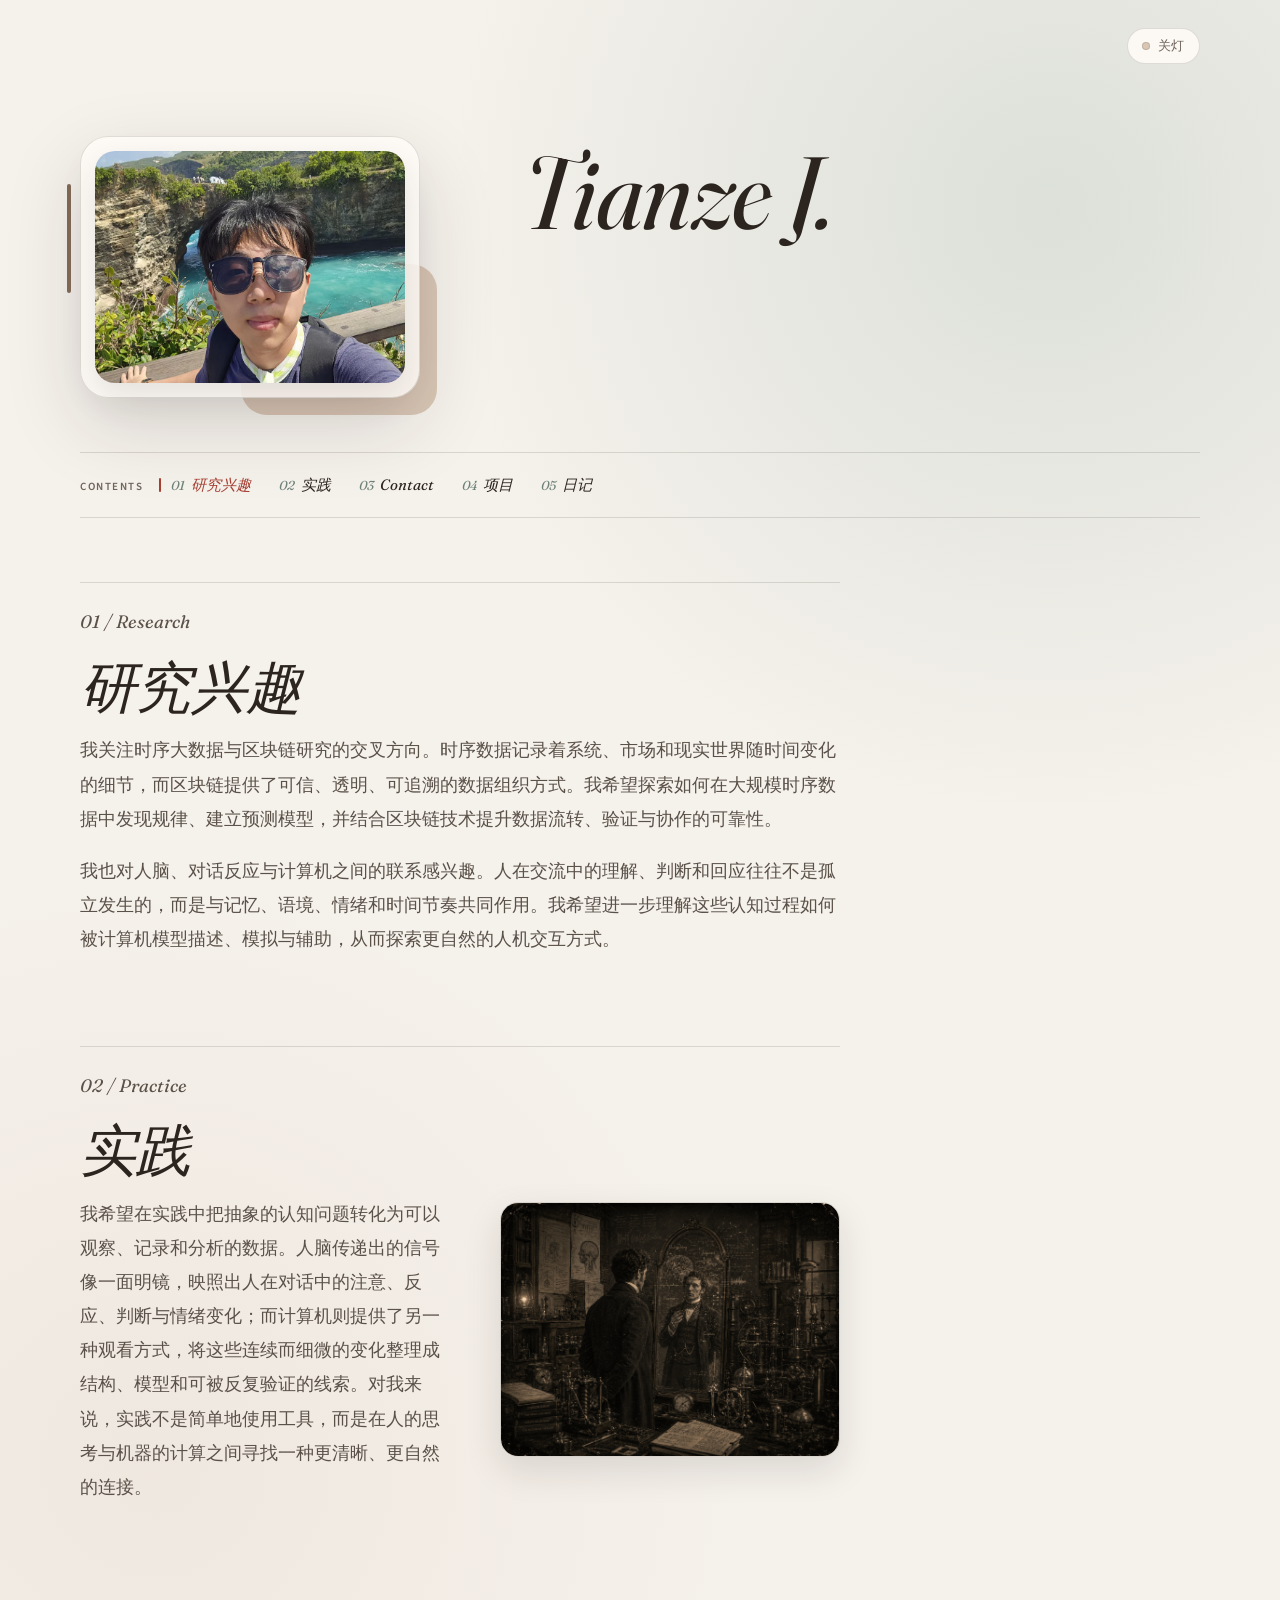
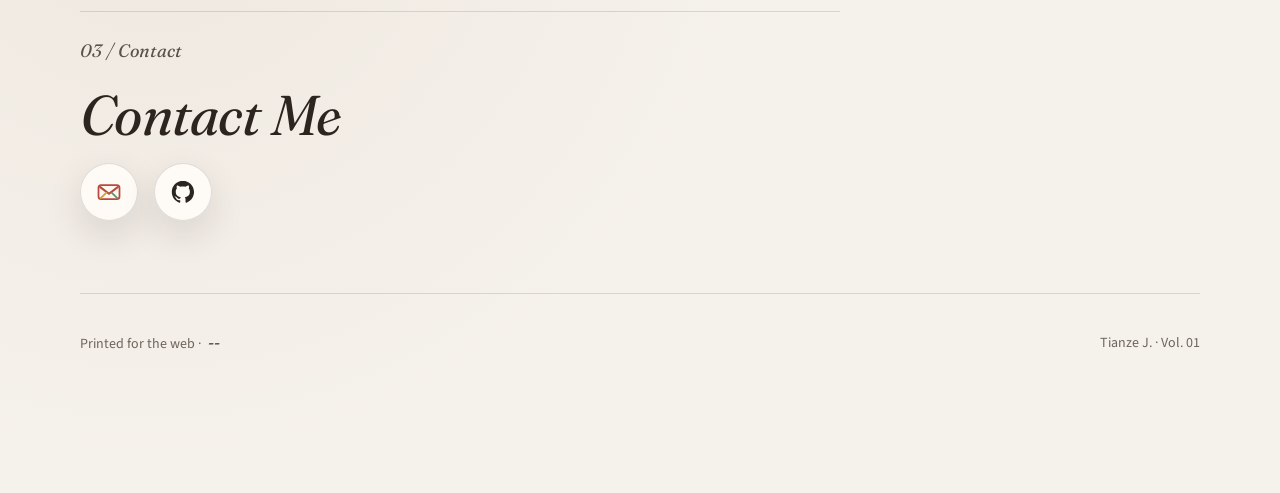
<file: index.html>
<!DOCTYPE html>
<html lang="zh-CN">
<head>
  <meta charset="UTF-8">
  <meta name="viewport" content="width=device-width, initial-scale=1.0">
  <meta name="description" content="Tianze J. — 时序与观察、研究与实践、项目与日记。">
  <title>Tianze J.</title>
  <script>
    (() => {
      try {
        const saved = localStorage.getItem("tj-theme");
        document.documentElement.setAttribute(
          "data-theme",
          saved === "night" || saved === "day" ? saved : "day"
        );
      } catch (_) {
        document.documentElement.setAttribute("data-theme", "day");
      }
    })();
  </script>
  <link rel="stylesheet" href="styles.css">
</head>
<body class="page-home">
  <div class="progress-rail" aria-hidden="true"><span></span></div>

  <div class="top-bar" style="justify-content: flex-end;">
    <button type="button" class="theme-toggle" aria-pressed="false" aria-label="关灯，切换到夜间纸色" title="关灯">
      <span class="theme-toggle-icon" aria-hidden="true"></span>
      <span class="theme-toggle-label"></span>
    </button>
  </div>

  <header class="cover" aria-label="Cover">
    <div class="photo-stage">
      <div class="photo-frame">
        <img src="个人照片.jpg" alt="Tianze J. 的肖像">
      </div>
    </div>

    <section class="intro" aria-label="Name">
      <h1 class="name">Tianze J.</h1>
    </section>
  </header>

  <nav class="contents" aria-label="本页目录">
    <span class="contents-label">Contents</span>
    <a href="#research" data-label="01 Research"><span class="page-num">01</span>研究兴趣</a>
    <a href="#practice" data-label="02 Practice"><span class="page-num">02</span>实践</a>
    <a href="#contact" data-label="03 Contact"><span class="page-num">03</span>Contact</a>
    <a href="projects.html" data-label="Project"><span class="page-num">04</span>项目</a>
    <a href="murmurs.html" data-label="Diary"><span class="page-num">05</span>日记</a>
  </nav>

  <main class="content">
    <section class="section" id="research">
      <span class="section-rule" aria-hidden="true"></span>
      <p class="section-kicker">01 / Research</p>
      <h2>研究兴趣</h2>
      <div class="section-body">
        <p>
          我关注时序大数据与区块链研究的交叉方向。时序数据记录着系统、市场和现实世界随时间变化的细节，而区块链提供了可信、透明、可追溯的数据组织方式。我希望探索如何在大规模时序数据中发现规律、建立预测模型，并结合区块链技术提升数据流转、验证与协作的可靠性。
        </p>
        <p>
          我也对人脑、对话反应与计算机之间的联系感兴趣。人在交流中的理解、判断和回应往往不是孤立发生的，而是与记忆、语境、情绪和时间节奏共同作用。我希望进一步理解这些认知过程如何被计算机模型描述、模拟与辅助，从而探索更自然的人机交互方式。
        </p>
      </div>
    </section>

    <section class="section" id="practice">
      <span class="section-rule" aria-hidden="true"></span>
      <p class="section-kicker">02 / Practice</p>
      <h2>实践</h2>
      <div class="section-body">
        <div class="practice-layout">
          <p>
            我希望在实践中把抽象的认知问题转化为可以观察、记录和分析的数据。人脑传递出的信号像一面明镜，映照出人在对话中的注意、反应、判断与情绪变化；而计算机则提供了另一种观看方式，将这些连续而细微的变化整理成结构、模型和可被反复验证的线索。对我来说，实践不是简单地使用工具，而是在人的思考与机器的计算之间寻找一种更清晰、更自然的连接。
          </p>
          <figure class="practice-image">
            <img src="practice-mirror.png" alt="19世纪男子在实验室中照着镜子观察脑信号与仪器">
          </figure>
        </div>
      </div>
    </section>

    <section class="section" id="contact">
      <span class="section-rule" aria-hidden="true"></span>
      <p class="section-kicker">03 / Contact</p>
      <h2>Contact Me</h2>
      <div class="section-body">
        <div class="contact-links" aria-label="Contact links">
          <a class="contact-link" href="mailto:jintianze220@gmail.com" aria-label="Email jintianze220@gmail.com">
            <span class="tip">Gmail</span>
            <svg viewBox="0 0 32 32" role="img" aria-hidden="true">
              <rect x="4" y="8" width="24" height="16" rx="3" fill="#fff7f1" stroke="#b84a3a" stroke-width="2"/>
              <path d="M6 10.5 16 18l10-7.5" fill="none" stroke="#b84a3a" stroke-width="2.4" stroke-linecap="round" stroke-linejoin="round"/>
              <path d="M6.5 23 13 16.8" fill="none" stroke="#d79b42" stroke-width="2" stroke-linecap="round"/>
              <path d="M25.5 23 19 16.8" fill="none" stroke="#5f8f73" stroke-width="2" stroke-linecap="round"/>
            </svg>
          </a>
          <a class="contact-link" href="https://github.com/stinnner" target="_blank" rel="noopener noreferrer" aria-label="GitHub profile">
            <span class="tip">GitHub ↗</span>
            <svg viewBox="0 0 32 32" role="img" aria-hidden="true">
              <path fill="currentColor" d="M16 3.2c-7.1 0-12.8 5.7-12.8 12.8 0 5.7 3.7 10.5 8.8 12.2.6.1.8-.3.8-.6v-2.3c-3.6.8-4.4-1.5-4.4-1.5-.6-1.5-1.4-1.9-1.4-1.9-1.2-.8.1-.8.1-.8 1.3.1 2 1.3 2 1.3 1.1 2 3 1.4 3.7 1.1.1-.8.4-1.4.8-1.7-2.9-.3-5.9-1.4-5.9-6.3 0-1.4.5-2.5 1.3-3.4-.1-.3-.6-1.7.1-3.4 0 0 1.1-.3 3.5 1.3 1-.3 2.1-.4 3.2-.4s2.2.1 3.2.4c2.4-1.6 3.5-1.3 3.5-1.3.7 1.7.2 3.1.1 3.4.8.9 1.3 2 1.3 3.4 0 4.9-3 6-5.9 6.3.5.4.9 1.2.9 2.4v3.5c0 .3.2.7.9.6 5.1-1.7 8.8-6.5 8.8-12.2 0-7.2-5.7-12.9-12.8-12.9z"/>
            </svg>
          </a>
        </div>
      </div>
    </section>
  </main>

  <footer class="site-footer">
    <div class="visit-line">Printed for the web · <span id="busuanzi_value_site_pv">--</span></div>
    <span>Tianze J. · Vol. 01</span>
  </footer>

  <script defer src="https://events.vercount.one/js"></script>
  <script defer src="site.js"></script>
</body>
</html>
</file>
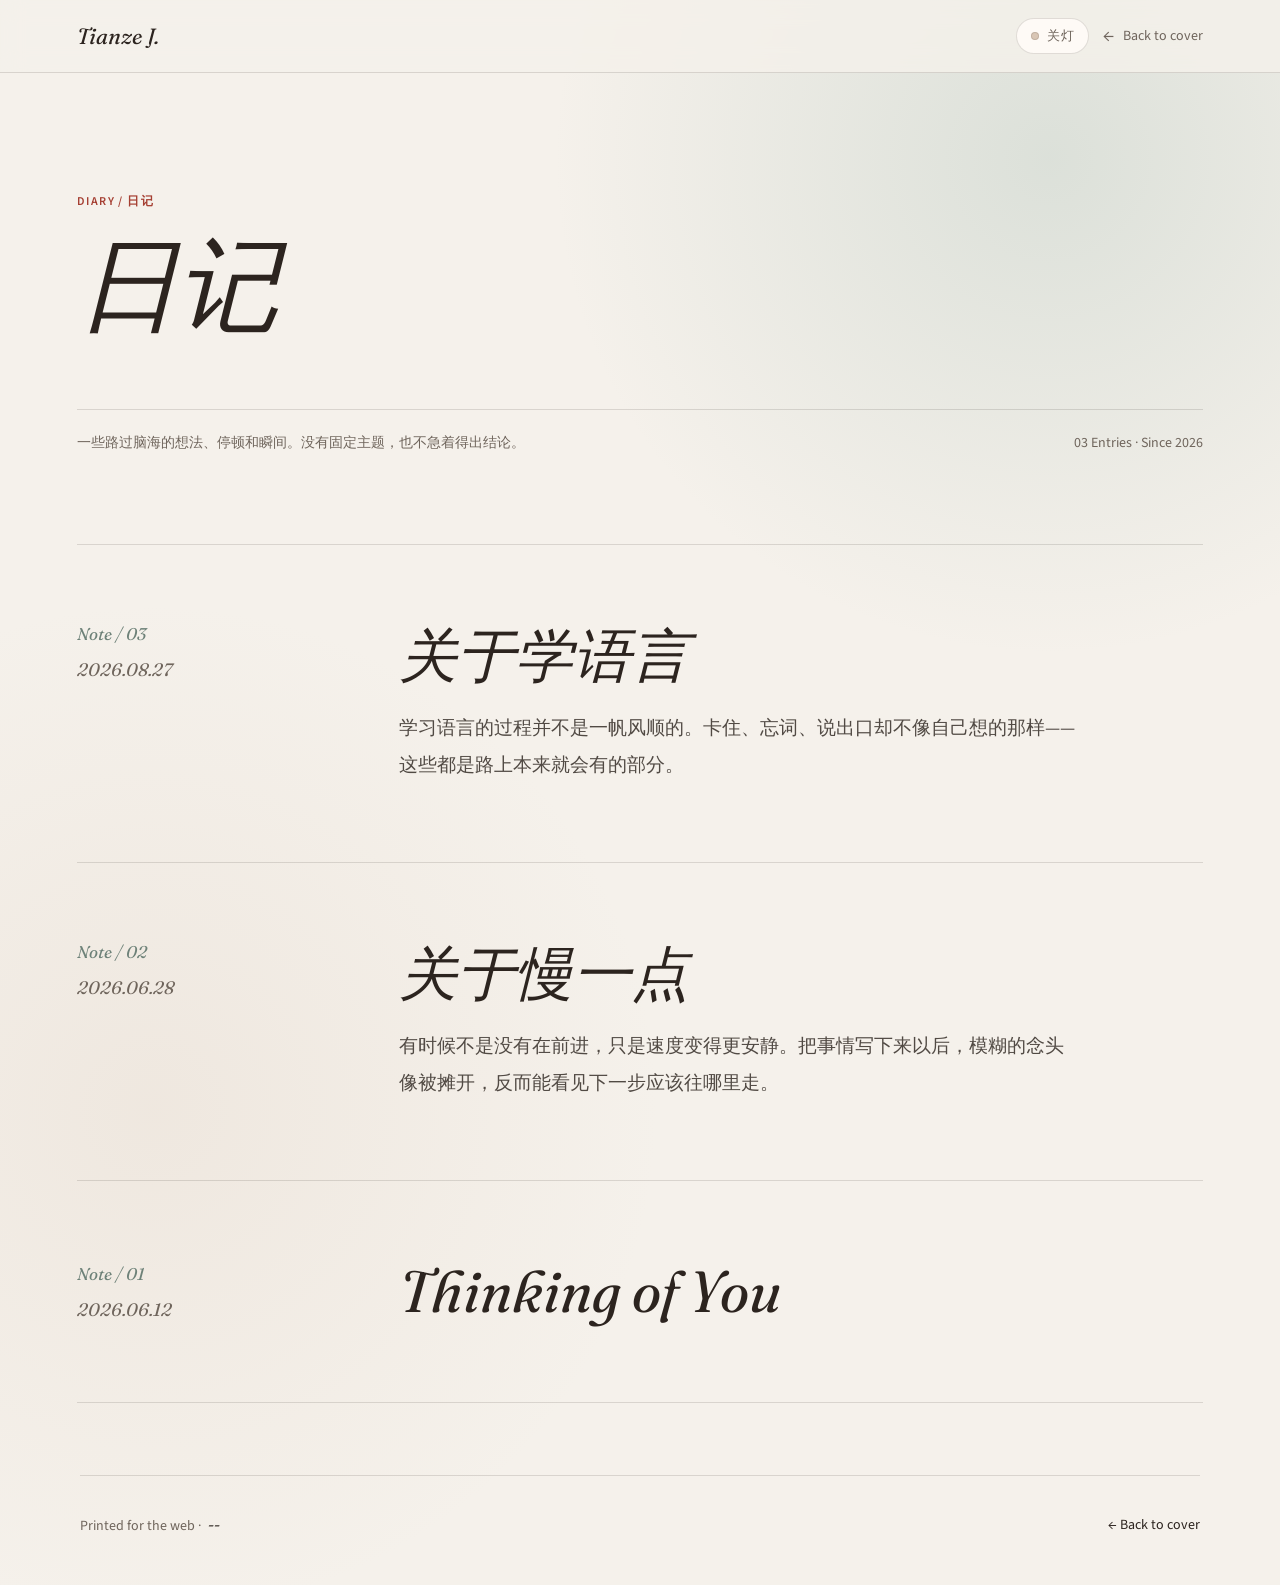
<file: murmurs.html>
<!DOCTYPE html>
<html lang="zh-CN">
<head>
  <meta charset="UTF-8">
  <meta name="viewport" content="width=device-width, initial-scale=1.0">
  <meta name="description" content="Tianze J. 的日记与随手记录">
  <title>日记 | Tianze J.</title>
  <script>
    (() => {
      try {
        const saved = localStorage.getItem("tj-theme");
        document.documentElement.setAttribute(
          "data-theme",
          saved === "night" || saved === "day" ? saved : "day"
        );
      } catch (_) {
        document.documentElement.setAttribute("data-theme", "day");
      }
    })();
  </script>
  <link rel="stylesheet" href="styles.css">
</head>
<body class="page-inner">
  <div class="progress-rail" aria-hidden="true"><span></span></div>

  <header class="site-header">
    <div class="shell-row">
      <a class="brand" href="index.html">Tianze J.</a>
      <div class="header-actions">
        <button type="button" class="theme-toggle" aria-pressed="false" aria-label="关灯，切换到夜间纸色" title="关灯">
          <span class="theme-toggle-icon" aria-hidden="true"></span>
          <span class="theme-toggle-label"></span>
        </button>
        <a class="back-link" href="index.html"><span aria-hidden="true">←</span> Back to cover</a>
      </div>
    </div>
  </header>

  <main>
    <section class="hero shell">
      <p class="eyebrow">Diary / 日记</p>
      <h1 class="page-title murmurs-title">日记</h1>
      <div class="hero-bottom">
        <p class="hero-note">一些路过脑海的想法、停顿和瞬间。没有固定主题，也不急着得出结论。</p>
        <span>03 Entries · Since 2026</span>
      </div>
    </section>

    <section class="entry-list shell" aria-label="日记时间线">
      <article class="entry">
        <div class="entry-meta">
          <span class="entry-number">Note / 03</span>
          <time class="entry-date" datetime="2026-08-27">2026.08.27</time>
        </div>
        <div>
          <h2>关于学语言</h2>
          <p>学习语言的过程并不是一帆风顺的。卡住、忘词、说出口却不像自己想的那样——这些都是路上本来就会有的部分。</p>
        </div>
      </article>

      <article class="entry">
        <div class="entry-meta">
          <span class="entry-number">Note / 02</span>
          <time class="entry-date" datetime="2026-06-28">2026.06.28</time>
        </div>
        <div>
          <h2>关于慢一点</h2>
          <p>有时候不是没有在前进，只是速度变得更安静。把事情写下来以后，模糊的念头像被摊开，反而能看见下一步应该往哪里走。</p>
        </div>
      </article>

      <article class="entry entry-minimal">
        <div class="entry-meta">
          <span class="entry-number">Note / 01</span>
          <time class="entry-date" datetime="2026-06-12">2026.06.12</time>
        </div>
        <div>
          <h2>Thinking of You</h2>
        </div>
      </article>
    </section>
  </main>

  <footer class="site-footer">
    <div class="visit-line">Printed for the web · <span id="busuanzi_value_page_pv">--</span></div>
    <a class="footer-home" href="index.html">← Back to cover</a>
  </footer>

  <script defer src="https://events.vercount.one/js"></script>
  <script defer src="site.js"></script>
</body>
</html>
</file>
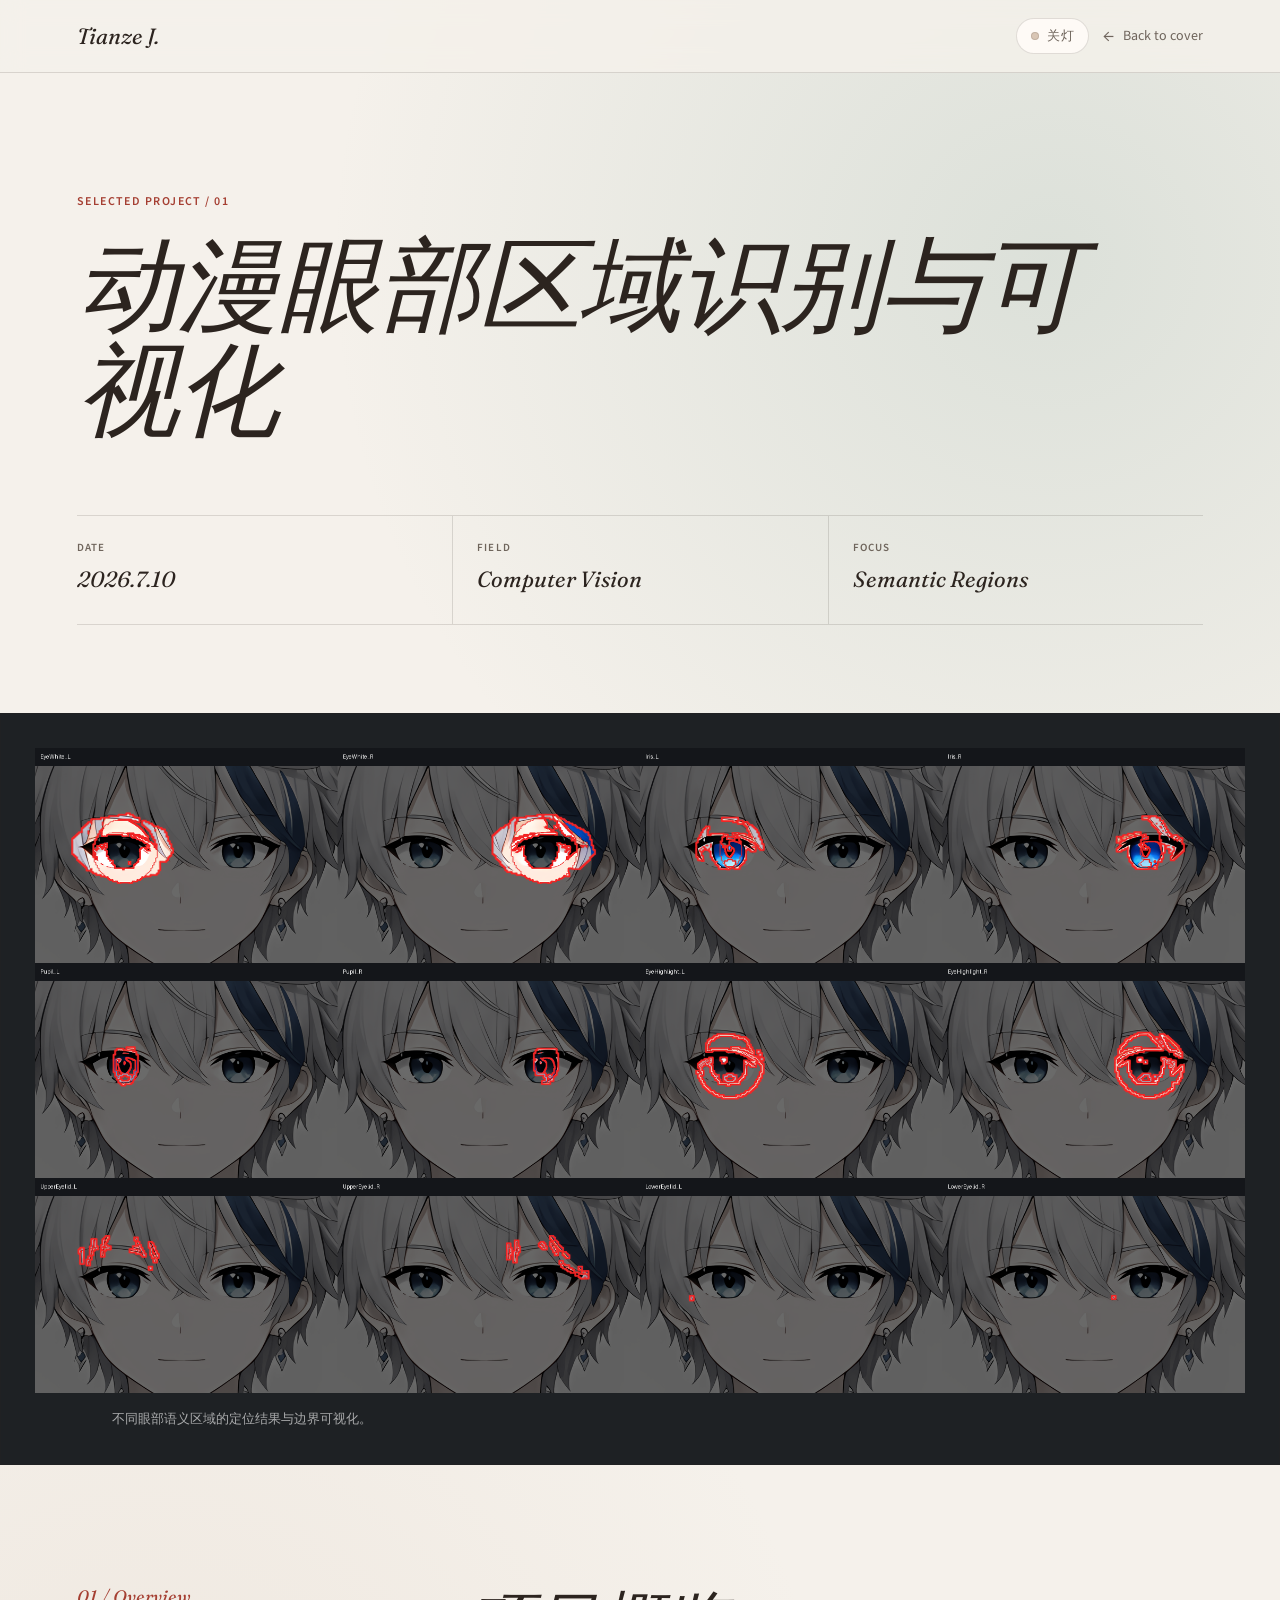
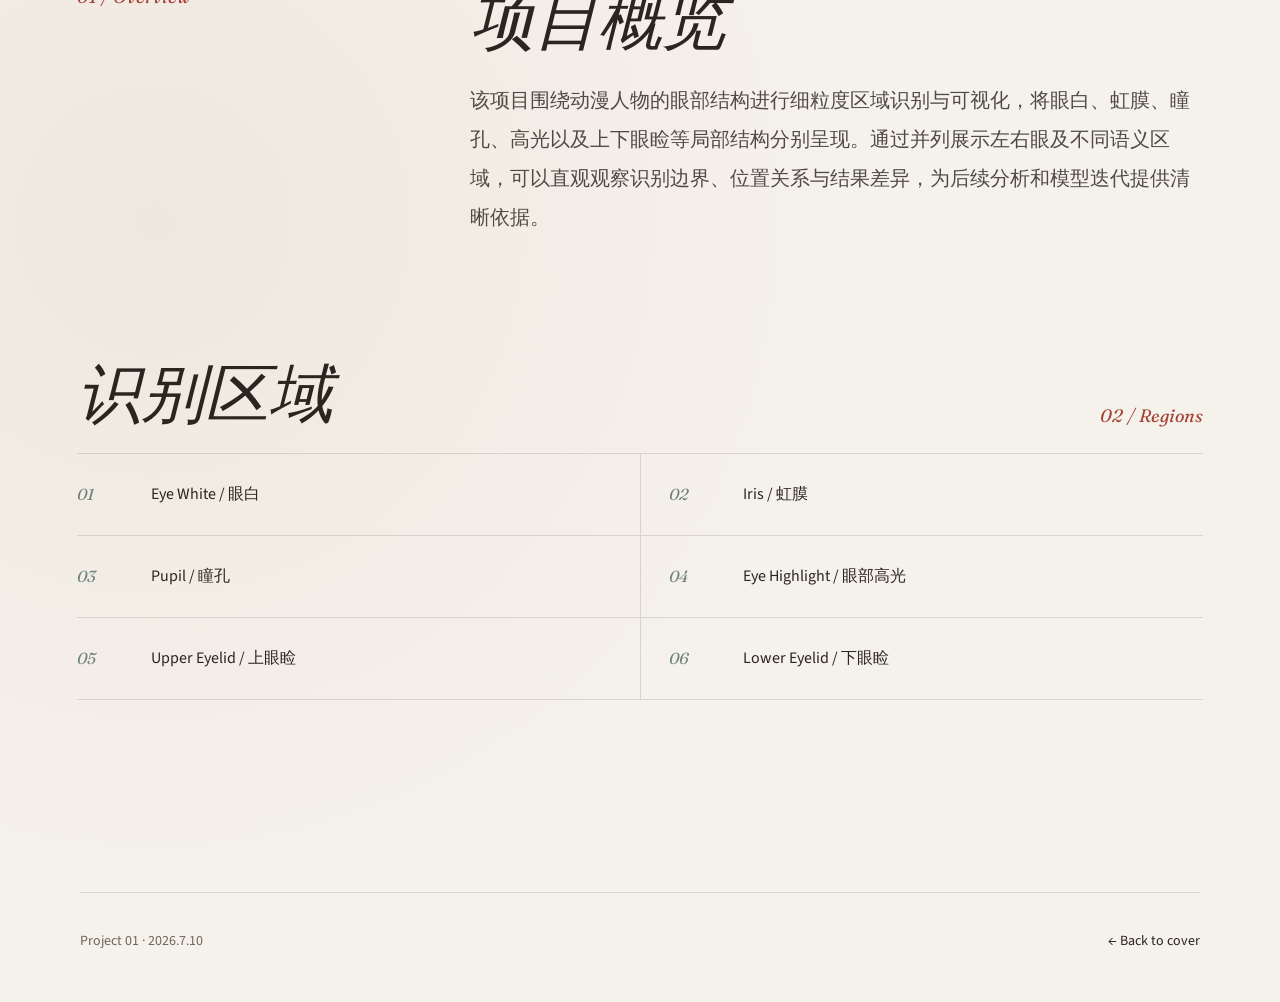
<file: projects.html>
<!DOCTYPE html>
<html lang="zh-CN">
<head>
  <meta charset="UTF-8">
  <meta name="viewport" content="width=device-width, initial-scale=1.0">
  <meta name="description" content="Tianze J. 的项目：动漫眼部区域识别与可视化">
  <title>项目 | Tianze J.</title>
  <script>
    (() => {
      try {
        const saved = localStorage.getItem("tj-theme");
        document.documentElement.setAttribute(
          "data-theme",
          saved === "night" || saved === "day" ? saved : "day"
        );
      } catch (_) {
        document.documentElement.setAttribute("data-theme", "day");
      }
    })();
  </script>
  <link rel="stylesheet" href="styles.css">
</head>
<body class="page-inner">
  <div class="progress-rail" aria-hidden="true"><span></span></div>

  <header class="site-header">
    <div class="shell-row">
      <a class="brand" href="index.html">Tianze J.</a>
      <div class="header-actions">
        <button type="button" class="theme-toggle" aria-pressed="false" aria-label="关灯，切换到夜间纸色" title="关灯">
          <span class="theme-toggle-icon" aria-hidden="true"></span>
          <span class="theme-toggle-label"></span>
        </button>
        <a class="back-link" href="index.html"><span aria-hidden="true">←</span> Back to cover</a>
      </div>
    </div>
  </header>

  <main>
    <section class="hero shell">
      <p class="eyebrow">Selected Project / 01</p>
      <h1 class="page-title">动漫眼部区域识别与可视化</h1>

      <div class="meta" aria-label="项目信息">
        <div class="meta-item">
          <span class="meta-label">Date</span>
          <span class="meta-value">2026.7.10</span>
        </div>
        <div class="meta-item">
          <span class="meta-label">Field</span>
          <span class="meta-value">Computer Vision</span>
        </div>
        <div class="meta-item">
          <span class="meta-label">Focus</span>
          <span class="meta-value">Semantic Regions</span>
        </div>
      </div>
    </section>

    <figure class="cover-figure">
      <img src="assets/project1.png" alt="动漫人物眼白、虹膜、瞳孔、高光和眼睑区域的识别可视化结果">
      <figcaption class="shell">不同眼部语义区域的定位结果与边界可视化。</figcaption>
    </figure>

    <section class="overview shell" id="overview" data-reveal>
      <div class="section-number">01 / Overview</div>
      <div>
        <h2>项目概览</h2>
        <p>
          该项目围绕动漫人物的眼部结构进行细粒度区域识别与可视化，将眼白、虹膜、瞳孔、高光以及上下眼睑等局部结构分别呈现。通过并列展示左右眼及不同语义区域，可以直观观察识别边界、位置关系与结果差异，为后续分析和模型迭代提供清晰依据。
        </p>
      </div>
    </section>

    <section class="regions shell" id="regions" data-reveal>
      <div class="regions-header">
        <h2>识别区域</h2>
        <span class="section-number">02 / Regions</span>
      </div>
      <div class="region-list">
        <div class="region-item"><span class="region-index">01</span><span>Eye White / 眼白</span></div>
        <div class="region-item"><span class="region-index">02</span><span>Iris / 虹膜</span></div>
        <div class="region-item"><span class="region-index">03</span><span>Pupil / 瞳孔</span></div>
        <div class="region-item"><span class="region-index">04</span><span>Eye Highlight / 眼部高光</span></div>
        <div class="region-item"><span class="region-index">05</span><span>Upper Eyelid / 上眼睑</span></div>
        <div class="region-item"><span class="region-index">06</span><span>Lower Eyelid / 下眼睑</span></div>
      </div>
    </section>
  </main>

  <footer class="site-footer">
    <span>Project 01 · 2026.7.10</span>
    <a class="footer-home" href="index.html">← Back to cover</a>
  </footer>

  <script defer src="site.js"></script>
</body>
</html>
</file>
<file: styles.css>
/* Tianze J. — Quiet magazine special issue */
@import url("https://fonts.googleapis.com/css2?family=Fraunces:ital,opsz,wght@0,9..144,400;0,9..144,500;1,9..144,400;1,9..144,500&family=Source+Sans+3:ital,wght@0,400;0,500;0,600;1,400&display=swap");

:root {
  color-scheme: light;
  --paper: #f5f1eb;
  --paper-lift: rgba(255, 252, 247, 0.88);
  --ink: #2c241f;
  --muted: #6f655c;
  --body-text: #5a5149;
  --body-text-soft: #514a44;
  --line: rgba(44, 36, 31, 0.14);
  --line-strong: rgba(44, 36, 31, 0.2);
  --accent: #a53f32;
  --sage: #6d8178;
  --warm: #d9c6b5;
  --photo-bar: #7d6654;
  --shadow: 0 28px 80px rgba(38, 31, 25, 0.14);
  --shadow-soft: 0 14px 36px rgba(34, 28, 23, 0.12);
  --header-bg: rgba(245, 241, 235, 0.82);
  --glow-a: rgba(154, 181, 171, 0.28);
  --glow-b: rgba(217, 198, 181, 0.22);
  --cover-stage: #1e2124;
  --cover-caption: rgba(255, 255, 255, 0.62);
  --selection: rgba(165, 63, 50, 0.16);
  --region-hover: rgba(165, 63, 50, 0.04);
  --photo-filter: none;
  --ease-out: cubic-bezier(0.22, 1, 0.36, 1);
  --font-display: "Fraunces", Georgia, "Times New Roman", serif;
  --font-body: "Source Sans 3", "Segoe UI", "PingFang SC", "Microsoft YaHei", sans-serif;
  --theme-duration: 380ms;
}

/* Night paper — 关灯读刊，不是纯黑仪表盘 */
html[data-theme="night"] {
  color-scheme: dark;
  --paper: #1a1714;
  --paper-lift: rgba(36, 31, 27, 0.92);
  --ink: #e8e0d6;
  --muted: #a89a8c;
  --body-text: #c4b8ab;
  --body-text-soft: #b8aca0;
  --line: rgba(232, 224, 214, 0.12);
  --line-strong: rgba(232, 224, 214, 0.18);
  --accent: #d4786a;
  --sage: #8fa89c;
  --warm: #5c4a3c;
  --photo-bar: #c4a88a;
  --shadow: 0 28px 80px rgba(0, 0, 0, 0.45);
  --shadow-soft: 0 14px 36px rgba(0, 0, 0, 0.35);
  --header-bg: rgba(26, 23, 20, 0.88);
  --glow-a: rgba(111, 140, 128, 0.14);
  --glow-b: rgba(120, 90, 70, 0.12);
  --cover-stage: #12100e;
  --cover-caption: rgba(232, 224, 214, 0.55);
  --selection: rgba(212, 120, 106, 0.28);
  --region-hover: rgba(212, 120, 106, 0.08);
  --photo-filter: brightness(0.88) saturate(0.92) contrast(1.02);
}

*,
*::before,
*::after {
  box-sizing: border-box;
}

html {
  scroll-behavior: smooth;
}

@media (prefers-reduced-motion: reduce) {
  html {
    scroll-behavior: auto;
  }

  *,
  *::before,
  *::after {
    animation-duration: 0.01ms !important;
    animation-iteration-count: 1 !important;
    transition-duration: 0.01ms !important;
  }

  .photo-stage img,
  .photo-frame img {
    animation: none !important;
  }
}

/* View Transitions — same issue, different page */
@view-transition {
  navigation: auto;
}

::view-transition-old(root),
::view-transition-new(root) {
  animation-duration: 420ms;
  animation-timing-function: var(--ease-out);
}

::view-transition-old(site-name),
::view-transition-new(site-name) {
  animation-duration: 480ms;
  animation-timing-function: var(--ease-out);
  height: 100%;
  overflow: clip;
}

body {
  margin: 0;
  min-height: 100vh;
  background:
    radial-gradient(circle at 82% 10%, var(--glow-a), transparent 28%),
    radial-gradient(circle at 12% 70%, var(--glow-b), transparent 32%),
    var(--paper);
  color: var(--ink);
  font-family: var(--font-body);
  -webkit-font-smoothing: antialiased;
  transition:
    background-color var(--theme-duration) var(--ease-out),
    color var(--theme-duration) var(--ease-out);
}

::selection {
  background: var(--selection);
  color: var(--ink);
}

a {
  color: inherit;
}

.shell {
  width: min(1120px, calc(100% - 12vw));
  margin: 0 auto;
}

/* —— Masthead / header —— */
.site-header {
  position: sticky;
  top: 0;
  z-index: 30;
  min-height: 72px;
  display: flex;
  align-items: center;
  justify-content: space-between;
  gap: 20px;
  border-bottom: 1px solid var(--line);
  background: var(--header-bg);
  backdrop-filter: blur(12px);
  -webkit-backdrop-filter: blur(12px);
  transition: background-color var(--theme-duration) var(--ease-out), border-color var(--theme-duration) var(--ease-out);
}

.site-header .shell-row {
  width: min(1120px, calc(100% - 12vw));
  margin: 0 auto;
  min-height: 72px;
  display: flex;
  align-items: center;
  justify-content: space-between;
  gap: 20px;
}

.masthead-meta {
  display: flex;
  align-items: center;
  gap: 14px;
  color: var(--muted);
  font-size: 12px;
  letter-spacing: 0.08em;
  text-transform: uppercase;
}

.masthead-meta .dot {
  width: 3px;
  height: 3px;
  border-radius: 50%;
  background: var(--warm);
}

.brand {
  font-family: var(--font-display);
  font-size: 22px;
  font-style: italic;
  font-weight: 400;
  text-decoration: none;
  view-transition-name: site-name;
  transition: color 220ms var(--ease-out);
}

.brand:hover,
.brand:focus-visible {
  color: var(--accent);
  outline: none;
}

.back-link {
  display: inline-flex;
  align-items: center;
  gap: 9px;
  color: var(--muted);
  font-size: 14px;
  text-decoration: none;
  transition: color 220ms var(--ease-out), transform 220ms var(--ease-out);
}

.back-link:hover,
.back-link:focus-visible {
  color: var(--accent);
  outline: none;
}

.back-link:active {
  transform: scale(0.99);
}

.back-link span {
  font-size: 18px;
  line-height: 1;
  transition: transform 280ms var(--ease-out);
}

.back-link:hover span,
.back-link:focus-visible span {
  transform: translateX(-3px);
}

/* —— Cover (home) —— */
.page-home {
  padding: 0 0 10vh;
}

.cover {
  width: min(1120px, calc(100% - 12vw));
  margin: 0 auto;
  padding: clamp(48px, 8vh, 96px) 0 clamp(36px, 6vh, 64px);
  display: grid;
  grid-template-columns: minmax(240px, 340px) minmax(280px, 1fr);
  gap: clamp(48px, 8vw, 112px);
  align-items: start;
}

.photo-stage {
  position: relative;
  width: min(340px, 78vw);
  padding: 14px;
  border: 1px solid var(--line);
  border-radius: 28px;
  background: var(--paper-lift);
  box-shadow: var(--shadow);
  transition: box-shadow 360ms var(--ease-out), transform 360ms var(--ease-out);
}

.photo-stage::before {
  content: "";
  position: absolute;
  right: -18px;
  bottom: -18px;
  width: 58%;
  height: 58%;
  border-radius: 26px;
  background: var(--warm);
  z-index: -1;
  transition: transform 500ms var(--ease-out);
}

.photo-stage::after {
  content: "";
  position: absolute;
  left: -14px;
  top: 18%;
  width: 4px;
  height: 42%;
  border-radius: 999px;
  background: var(--photo-bar);
}

.photo-stage:hover {
  box-shadow: var(--shadow);
}

.photo-stage:hover::before {
  transform: translate(4px, 4px);
}

.photo-frame {
  overflow: hidden;
  border-radius: 20px;
  box-shadow: var(--shadow-soft);
}

.photo-frame img {
  display: block;
  width: 100%;
  height: auto;
  transform: scale(1);
  filter: var(--photo-filter);
  animation: photo-breathe 12s var(--ease-out) infinite alternate;
  transition: filter var(--theme-duration) var(--ease-out);
}

@keyframes photo-breathe {
  from {
    transform: scale(1);
  }
  to {
    transform: scale(1.035);
  }
}

.intro {
  padding-top: 8px;
}

.issue-label {
  margin: 0 0 18px;
  color: var(--accent);
  font-size: 12px;
  font-weight: 600;
  letter-spacing: 0.14em;
  text-transform: uppercase;
}

.name {
  margin: 0;
  color: var(--ink);
  font-family: var(--font-display);
  font-size: clamp(56px, 8vw, 108px);
  font-style: italic;
  font-weight: 400;
  line-height: 0.95;
  letter-spacing: -0.01em;
  view-transition-name: site-name;
  transition: letter-spacing 400ms var(--ease-out);
}

.name:hover {
  letter-spacing: -0.025em;
}

.tagline {
  margin: 18px 0 0;
  max-width: 28em;
  color: var(--muted);
  font-size: 16px;
  line-height: 1.7;
}

.entry-list-cover {
  width: min(560px, 100%);
  margin-top: 36px;
  border-top: 1px solid var(--line-strong);
}

.project-entry {
  display: grid;
  grid-template-columns: minmax(0, 1fr) auto auto;
  align-items: center;
  gap: 18px;
  padding: 18px 0;
  border-bottom: 1px solid var(--line-strong);
  color: var(--ink);
  text-decoration: none;
  transition:
    color 220ms var(--ease-out),
    padding-left 280ms var(--ease-out),
    transform 120ms var(--ease-out);
}

.project-entry:hover,
.project-entry:focus-visible {
  padding-left: 10px;
  color: var(--accent);
  outline: none;
}

.project-entry:active {
  transform: scale(0.995);
}

.project-entry-label {
  color: var(--muted);
  font-size: 12px;
  font-weight: 600;
  letter-spacing: 0.1em;
  text-transform: uppercase;
}

.project-entry strong {
  font-family: var(--font-display);
  font-size: 24px;
  font-style: italic;
  font-weight: 400;
}

.project-entry-arrow {
  font-size: 20px;
  line-height: 1;
  transition: transform 280ms var(--ease-out);
}

.project-entry:hover .project-entry-arrow,
.project-entry:focus-visible .project-entry-arrow {
  transform: translate(3px, -2px);
}

/* —— Contents —— */
.contents {
  width: min(1120px, calc(100% - 12vw));
  margin: 0 auto 8px;
  padding: 22px 0;
  border-top: 1px solid var(--line);
  border-bottom: 1px solid var(--line);
  display: flex;
  flex-wrap: wrap;
  align-items: baseline;
  gap: 10px 28px;
}

.contents-label {
  color: var(--muted);
  font-size: 11px;
  font-weight: 600;
  letter-spacing: 0.14em;
  text-transform: uppercase;
}

.contents a {
  position: relative;
  color: var(--ink);
  font-family: var(--font-display);
  font-size: 15px;
  font-style: italic;
  text-decoration: none;
  transition: color 220ms var(--ease-out);
}

.contents a::before {
  content: "";
  position: absolute;
  left: -12px;
  top: 50%;
  width: 2px;
  height: 0;
  background: var(--accent);
  border-radius: 2px;
  transform: translateY(-50%);
  transition: height 280ms var(--ease-out);
}

.contents a:hover,
.contents a:focus-visible,
.contents a.is-active {
  color: var(--accent);
  outline: none;
}

.contents a:hover::before,
.contents a:focus-visible::before,
.contents a.is-active::before {
  height: 14px;
}

.contents .page-num {
  margin-right: 6px;
  color: var(--sage);
  font-style: italic;
  font-size: 13px;
}

/* —— Body sections —— */
.content {
  width: min(1120px, calc(100% - 12vw));
  margin: 0 auto;
  padding-top: 12px;
}

.section {
  position: relative;
  padding-top: 36px;
  margin-top: 8px;
}

.content > .section {
  max-width: 760px;
}

.section + .section {
  margin-top: 52px;
}

.section-rule {
  display: block;
  width: 100%;
  height: 1px;
  margin-bottom: 22px;
  background: var(--line);
  transform-origin: left center;
  transform: scaleX(0.18);
  opacity: 0.55;
  transition:
    transform 700ms var(--ease-out),
    opacity 500ms var(--ease-out);
}

.section.is-inview .section-rule {
  transform: scaleX(1);
  opacity: 1;
}

.section-kicker {
  margin: 0 0 10px;
  color: var(--sage);
  font-family: var(--font-display);
  font-size: 14px;
  font-style: italic;
  opacity: 0;
  transform: translateY(10px);
  transition:
    opacity 500ms var(--ease-out) 80ms,
    transform 500ms var(--ease-out) 80ms;
}

.section.is-inview .section-kicker {
  opacity: 1;
  transform: none;
}

.section h2 {
  margin: 0 0 18px;
  color: var(--ink);
  font-family: var(--font-display);
  font-size: clamp(34px, 5vw, 56px);
  font-style: italic;
  font-weight: 400;
  line-height: 1.05;
  letter-spacing: -0.01em;
  opacity: 0;
  transform: translateY(14px);
  transition:
    opacity 560ms var(--ease-out) 140ms,
    transform 560ms var(--ease-out) 140ms,
    letter-spacing 400ms var(--ease-out);
}

.section.is-inview h2 {
  opacity: 1;
  transform: none;
}

.section h2:hover {
  letter-spacing: -0.02em;
}

.section-body {
  opacity: 0;
  transform: translateY(16px);
  transition:
    opacity 620ms var(--ease-out) 220ms,
    transform 620ms var(--ease-out) 220ms;
}

.section.is-inview .section-body {
  opacity: 1;
  transform: none;
}

.section p {
  margin: 0 0 18px;
  color: var(--body-text);
  font-size: 18px;
  line-height: 1.9;
}

.section p:last-child {
  margin-bottom: 0;
}

.practice-layout {
  display: grid;
  grid-template-columns: minmax(0, 1fr) minmax(220px, 340px);
  gap: clamp(24px, 4vw, 44px);
  align-items: start;
}

.practice-image {
  margin: 4px 0 0;
  overflow: hidden;
  border-radius: 18px;
  border: 1px solid var(--line);
  box-shadow: var(--shadow-soft);
}

.practice-image img {
  display: block;
  width: 100%;
  aspect-ratio: 4 / 3;
  object-fit: cover;
  filter: var(--photo-filter);
  transition: transform 8s var(--ease-out), filter var(--theme-duration) var(--ease-out);
}

.practice-image:hover img {
  transform: scale(1.04);
}

.contact-links {
  display: flex;
  gap: 16px;
  align-items: center;
  flex-wrap: wrap;
}

.contact-link {
  position: relative;
  display: inline-flex;
  width: 58px;
  height: 58px;
  align-items: center;
  justify-content: center;
  color: var(--ink);
  border: 1px solid var(--line);
  border-radius: 50%;
  background: var(--paper-lift);
  box-shadow: var(--shadow-soft);
  text-decoration: none;
  transition:
    transform 220ms var(--ease-out),
    box-shadow 220ms var(--ease-out),
    border-color 220ms var(--ease-out),
    background-color var(--theme-duration) var(--ease-out),
    color var(--theme-duration) var(--ease-out);
}

.contact-link:hover,
.contact-link:focus-visible {
  transform: translateY(-2px);
  border-color: var(--line-strong);
  box-shadow: var(--shadow);
  outline: none;
}

.contact-link:active {
  transform: translateY(0) scale(0.98);
}

.contact-link svg {
  width: 28px;
  height: 28px;
}

.contact-link .tip {
  position: absolute;
  left: 50%;
  bottom: calc(100% + 10px);
  transform: translateX(-50%) translateY(4px);
  padding: 5px 10px;
  border-radius: 999px;
  background: var(--ink);
  color: var(--paper);
  font-size: 11px;
  letter-spacing: 0.04em;
  white-space: nowrap;
  opacity: 0;
  pointer-events: none;
  transition: opacity 200ms var(--ease-out), transform 200ms var(--ease-out);
}

.contact-link:hover .tip,
.contact-link:focus-visible .tip {
  opacity: 1;
  transform: translateX(-50%) translateY(0);
}

/* —— Reading progress —— */
.progress-rail {
  position: fixed;
  top: 0;
  left: 0;
  right: 0;
  height: 2px;
  z-index: 40;
  pointer-events: none;
  background: transparent;
}

.progress-rail > span {
  display: block;
  height: 100%;
  width: 0;
  background: linear-gradient(90deg, var(--sage), var(--accent));
  transition: width 80ms linear;
}

/* —— Page indicator (desktop) —— */
.page-indicator {
  position: fixed;
  right: 22px;
  top: 50%;
  transform: translateY(-50%);
  z-index: 20;
  display: flex;
  flex-direction: column;
  align-items: flex-end;
  gap: 10px;
  color: var(--muted);
  font-family: var(--font-display);
  font-size: 12px;
  font-style: italic;
  pointer-events: none;
  opacity: 0.85;
}

.page-indicator .current {
  color: var(--ink);
  font-size: 14px;
}

/* —— Visit / footer —— */
.site-footer {
  width: min(1120px, calc(100% - 12vw));
  margin: 72px auto 0;
  min-height: 110px;
  padding: 28px 0 40px;
  display: flex;
  flex-wrap: wrap;
  align-items: center;
  justify-content: space-between;
  gap: 24px;
  border-top: 1px solid var(--line);
  color: var(--muted);
  font-size: 14px;
  transition: border-color var(--theme-duration) var(--ease-out), color var(--theme-duration) var(--ease-out);
}

.visit-line span {
  margin-left: 4px;
  color: var(--ink);
  font-family: var(--font-display);
  font-style: italic;
  font-size: 16px;
}

.footer-home {
  color: var(--ink);
  text-decoration: none;
  transition: color 220ms var(--ease-out);
}

.footer-home:hover,
.footer-home:focus-visible {
  color: var(--accent);
  outline: none;
}

/* —— Inner pages shared —— */
.page-inner .shell {
  width: min(1180px, calc(100% - 12vw));
}

.page-inner .site-header .shell-row {
  width: min(1180px, calc(100% - 12vw));
}

.hero {
  padding: clamp(64px, 10vw, 120px) 0 clamp(48px, 7vw, 88px);
}

.eyebrow {
  margin: 0 0 22px;
  color: var(--accent);
  font-size: 12px;
  font-weight: 600;
  letter-spacing: 0.12em;
  text-transform: uppercase;
  opacity: 0;
  transform: translateY(10px);
  transition:
    opacity 500ms var(--ease-out),
    transform 500ms var(--ease-out);
}

.hero.is-inview .eyebrow,
.reveal-ready .eyebrow {
  opacity: 1;
  transform: none;
}

.hero h1,
.page-title {
  max-width: 1020px;
  margin: 0;
  font-family: var(--font-display);
  font-size: clamp(48px, 8vw, 104px);
  font-style: italic;
  font-weight: 400;
  line-height: 1.03;
  letter-spacing: -0.015em;
  opacity: 0;
  transform: translateY(16px);
  transition:
    opacity 600ms var(--ease-out) 100ms,
    transform 600ms var(--ease-out) 100ms;
}

.hero.is-inview h1,
.hero.is-inview .page-title,
.reveal-ready .page-title {
  opacity: 1;
  transform: none;
}

.meta {
  margin-top: clamp(42px, 7vw, 72px);
  display: grid;
  grid-template-columns: repeat(3, minmax(0, 1fr));
  border-top: 1px solid var(--line);
  border-bottom: 1px solid var(--line);
  opacity: 0;
  transform: translateY(12px);
  transition:
    opacity 560ms var(--ease-out) 180ms,
    transform 560ms var(--ease-out) 180ms;
}

.hero.is-inview .meta {
  opacity: 1;
  transform: none;
}

.meta-item {
  min-height: 108px;
  padding: 24px 24px 24px 0;
}

.meta-item + .meta-item {
  padding-left: 24px;
  border-left: 1px solid var(--line);
}

.meta-label {
  display: block;
  margin-bottom: 10px;
  color: var(--muted);
  font-size: 11px;
  font-weight: 600;
  letter-spacing: 0.1em;
  text-transform: uppercase;
}

.meta-value {
  font-family: var(--font-display);
  font-size: 22px;
  font-style: italic;
}

.cover-figure {
  margin: 0;
  padding: clamp(18px, 3vw, 34px);
  border: 1px solid var(--line);
  background: var(--cover-stage);
  opacity: 0;
  transform: translateY(18px);
  transition:
    opacity 700ms var(--ease-out) 80ms,
    transform 700ms var(--ease-out) 80ms,
    background-color var(--theme-duration) var(--ease-out);
}

.cover-figure.is-inview {
  opacity: 1;
  transform: none;
}

.cover-figure img {
  display: block;
  width: 100%;
  height: auto;
  filter: saturate(0.92) contrast(1.02);
  transition: filter 500ms var(--ease-out), transform 8s var(--ease-out);
}

.cover-figure:hover img {
  filter: saturate(1) contrast(1.04);
  transform: scale(1.01);
}

.cover-figure figcaption {
  margin-top: 16px;
  color: var(--cover-caption);
  font-size: 13px;
  line-height: 1.6;
}

.overview {
  padding: clamp(72px, 10vw, 120px) 0;
  display: grid;
  grid-template-columns: minmax(160px, 0.38fr) minmax(0, 1fr);
  gap: clamp(42px, 9vw, 136px);
}

.section-number {
  color: var(--accent);
  font-family: var(--font-display);
  font-size: 18px;
  font-style: italic;
}

.overview h2,
.regions h2 {
  margin: 0 0 28px;
  font-family: var(--font-display);
  font-size: clamp(34px, 5vw, 64px);
  font-style: italic;
  font-weight: 400;
  line-height: 1.08;
  opacity: 1;
  transform: none;
}

.overview,
.regions {
  opacity: 0;
  transform: translateY(16px);
  transition:
    opacity 620ms var(--ease-out),
    transform 620ms var(--ease-out);
}

.overview.is-inview,
.regions.is-inview {
  opacity: 1;
  transform: none;
}

.overview p {
  max-width: 760px;
  margin: 0;
  color: var(--body-text-soft);
  font-size: clamp(17px, 2vw, 20px);
  line-height: 1.95;
}

.regions {
  padding: 0 0 clamp(72px, 10vw, 120px);
}

.regions-header {
  display: flex;
  justify-content: space-between;
  align-items: end;
  gap: 24px;
  margin-bottom: 26px;
}

.regions h2 {
  margin: 0;
}

.region-list {
  display: grid;
  grid-template-columns: repeat(2, minmax(0, 1fr));
  border-top: 1px solid var(--line);
}

.region-item {
  min-height: 82px;
  display: grid;
  grid-template-columns: 56px minmax(0, 1fr);
  align-items: center;
  gap: 18px;
  border-bottom: 1px solid var(--line);
  transition: background 220ms var(--ease-out), padding-left 280ms var(--ease-out);
}

.region-item:nth-child(odd) {
  padding-right: 28px;
}

.region-item:nth-child(even) {
  padding-left: 28px;
  border-left: 1px solid var(--line);
}

.region-item:hover {
  background: var(--region-hover);
}

.region-index {
  color: var(--sage);
  font-family: var(--font-display);
  font-style: italic;
}

/* Murmurs */
.hero-bottom {
  margin-top: clamp(42px, 7vw, 72px);
  padding-top: 22px;
  display: flex;
  justify-content: space-between;
  gap: 28px;
  border-top: 1px solid var(--line);
  color: var(--muted);
  font-size: 14px;
  line-height: 1.7;
  opacity: 0;
  transform: translateY(12px);
  transition:
    opacity 560ms var(--ease-out) 160ms,
    transform 560ms var(--ease-out) 160ms;
}

.hero.is-inview .hero-bottom {
  opacity: 1;
  transform: none;
}

.hero-note {
  max-width: 510px;
  margin: 0;
}

.entry-list {
  border-top: 1px solid var(--line);
}

.entry {
  display: grid;
  grid-template-columns: minmax(150px, 220px) minmax(0, 1fr);
  gap: clamp(32px, 8vw, 112px);
  padding: clamp(42px, 7vw, 78px) 0;
  border-bottom: 1px solid var(--line);
  opacity: 0;
  transform: translateY(18px);
  transition:
    opacity 600ms var(--ease-out),
    transform 600ms var(--ease-out),
    background 280ms var(--ease-out);
}

.entry.is-inview {
  opacity: 1;
  transform: none;
}

.entry-meta {
  display: flex;
  flex-direction: column;
  gap: 14px;
}

.entry-number {
  color: var(--sage);
  font-family: var(--font-display);
  font-size: 17px;
  font-style: italic;
}

.entry-date {
  color: var(--muted);
  font-family: var(--font-display);
  font-size: 18px;
  font-style: italic;
}

.entry h2 {
  margin: 0 0 22px;
  font-family: var(--font-display);
  font-size: clamp(34px, 5vw, 58px);
  font-style: italic;
  font-weight: 400;
  line-height: 1.12;
}

.entry p {
  max-width: 680px;
  margin: 0;
  color: var(--body-text-soft);
  font-size: clamp(17px, 2vw, 19px);
  line-height: 1.95;
}

/* —— Theme toggle (关灯) —— */
.theme-toggle {
  appearance: none;
  display: inline-flex;
  align-items: center;
  gap: 8px;
  margin: 0;
  padding: 8px 14px;
  border: 1px solid var(--line);
  border-radius: 999px;
  background: var(--paper-lift);
  color: var(--muted);
  font-family: var(--font-body);
  font-size: 13px;
  letter-spacing: 0.04em;
  cursor: pointer;
  box-shadow: var(--shadow-soft);
  transition:
    color 220ms var(--ease-out),
    border-color 220ms var(--ease-out),
    background-color var(--theme-duration) var(--ease-out),
    transform 160ms var(--ease-out);
}

.theme-toggle:hover,
.theme-toggle:focus-visible {
  color: var(--ink);
  border-color: var(--line-strong);
  outline: none;
}

.theme-toggle:active {
  transform: scale(0.98);
}

.theme-toggle-icon {
  display: inline-block;
  width: 8px;
  height: 8px;
  border-radius: 50%;
  background: var(--warm);
  box-shadow: inset 0 0 0 1px var(--line);
  transition: background-color var(--theme-duration) var(--ease-out), box-shadow 220ms var(--ease-out);
}

html[data-theme="night"] .theme-toggle-icon {
  background: var(--accent);
  box-shadow: 0 0 10px rgba(212, 120, 106, 0.45);
}

.theme-toggle-label::before {
  content: "关灯";
}

html[data-theme="night"] .theme-toggle-label::before {
  content: "开灯";
}

.entry-minimal {
  align-items: center;
}

.entry-minimal h2 {
  margin-bottom: 0;
}

/* Home without sticky header needs top padding */
.page-home .top-bar {
  width: min(1120px, calc(100% - 12vw));
  margin: 0 auto;
  padding: 28px 0 0;
  display: flex;
  align-items: center;
  justify-content: space-between;
  gap: 16px;
}

.header-actions {
  display: flex;
  align-items: center;
  gap: 14px;
  flex-wrap: wrap;
  justify-content: flex-end;
}

.page-home .top-bar .theme-toggle,
.site-header .theme-toggle {
  box-shadow: none;
}

/* Responsive */
@media (max-width: 720px) {
  .shell,
  .cover,
  .contents,
  .content,
  .site-footer,
  .page-home .top-bar,
  .site-header .shell-row,
  .page-inner .shell,
  .page-inner .site-header .shell-row {
    width: min(100% - 36px, 1180px);
  }

  .cover {
    grid-template-columns: 1fr;
    justify-items: center;
    text-align: center;
    gap: 34px;
    padding-top: 36px;
  }

  .intro {
    width: 100%;
  }

  .name {
    font-size: clamp(48px, 17vw, 72px);
  }

  .tagline {
    margin-left: auto;
    margin-right: auto;
  }

  .entry-list-cover {
    margin-left: auto;
    margin-right: auto;
  }

  .contents {
    gap: 12px 18px;
  }

  .page-indicator {
    display: none;
  }

  .practice-layout {
    grid-template-columns: 1fr;
  }

  .section p {
    font-size: 16px;
  }

  .meta {
    grid-template-columns: 1fr;
  }

  .meta-item {
    min-height: 88px;
    padding: 20px 0;
  }

  .meta-item + .meta-item {
    padding-left: 0;
    border-top: 1px solid var(--line);
    border-left: 0;
  }

  .overview {
    grid-template-columns: 1fr;
    gap: 18px;
  }

  .region-list {
    grid-template-columns: 1fr;
  }

  .region-item:nth-child(odd),
  .region-item:nth-child(even) {
    padding: 0;
    border-left: 0;
  }

  .hero-bottom {
    flex-direction: column;
    align-items: flex-start;
  }

  .entry {
    grid-template-columns: 1fr;
    gap: 24px;
  }

  .entry-meta {
    flex-direction: row;
    justify-content: space-between;
  }

  .site-footer {
    flex-direction: column;
    align-items: flex-start;
    justify-content: center;
  }

  .hero h1,
  .murmurs-title {
    font-size: clamp(52px, 18vw, 92px);
  }
}
</file>
